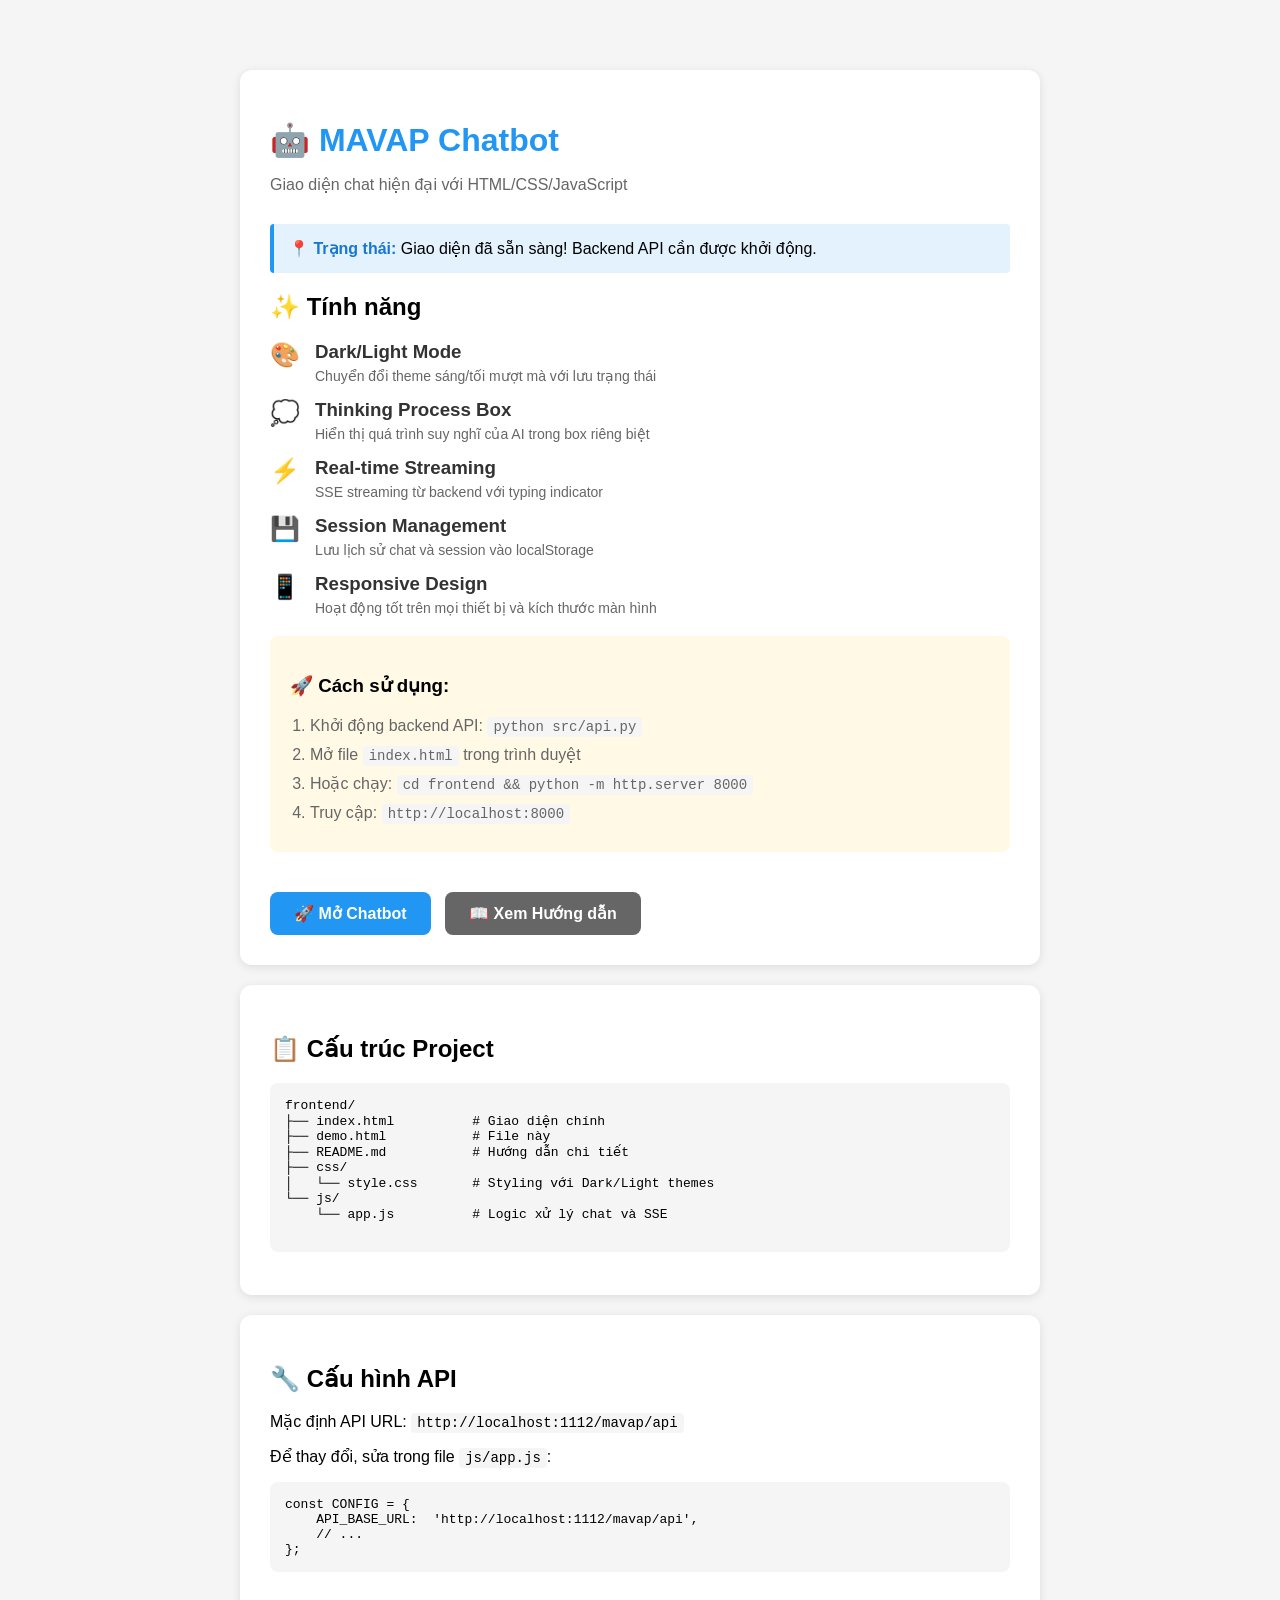
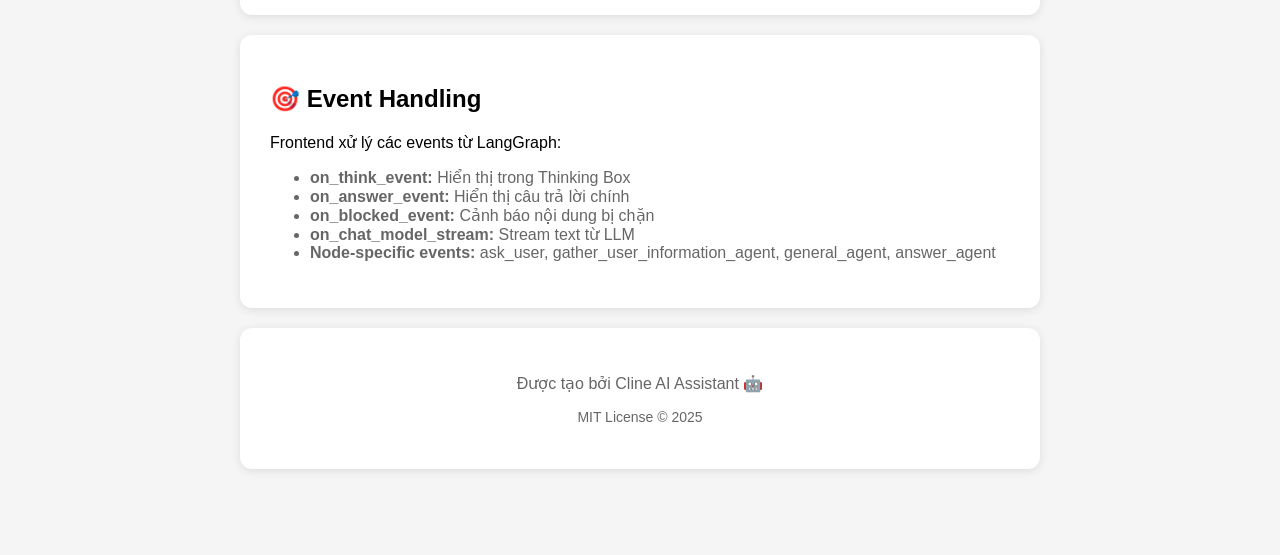
<file: frontend/demo.html>
<! DOCTYPE html>
<html lang="vi">
<head>
    <meta charset="UTF-8">
    <meta name="viewport" content="width=device-width, initial-scale=1.0">
    <title>MAVAP Chatbot Demo</title>
    <style>
        body {
            font-family: Arial, sans-serif;
            max-width: 800px;
            margin: 50px auto;
            padding: 20px;
            background:  #f5f5f5;
        }
        .card {
            background: white;
            border-radius: 12px;
            padding: 30px;
            box-shadow: 0 2px 10px rgba(0,0,0,0.1);
            margin-bottom: 20px;
        }
        h1 {
            color: #2196F3;
            margin-bottom: 10px;
        }
        .subtitle {
            color: #666;
            margin-bottom: 30px;
        }
        .feature {
            display: flex;
            align-items: start;
            margin-bottom: 15px;
        }
        .feature-icon {
            font-size: 24px;
            margin-right: 15px;
        }
        .feature-text h3 {
            margin: 0 0 5px 0;
            color:  #333;
        }
        .feature-text p {
            margin: 0;
            color:  #666;
            font-size: 14px;
        }
        .btn {
            display: inline-block;
            padding: 12px 24px;
            background: #2196F3;
            color:  white;
            text-decoration:  none;
            border-radius:  8px;
            font-weight: 600;
            transition: all 0.3s;
            margin-right: 10px;
            margin-top: 10px;
        }
        .btn:hover {
            background: #1976D2;
            transform: translateY(-2px);
            box-shadow: 0 4px 12px rgba(33, 150, 243, 0.3);
        }
        .btn-secondary {
            background: #666;
        }
        .btn-secondary:hover {
            background: #555;
        }
        .status {
            padding: 15px;
            background: #e3f2fd;
            border-left: 4px solid #2196F3;
            border-radius: 4px;
            margin:  20px 0;
        }
        .status strong {
            color: #1976D2;
        }
        code {
            background: #f5f5f5;
            padding: 2px 6px;
            border-radius:  4px;
            font-family:  'Courier New', monospace;
            font-size: 14px;
        }
        .steps {
            background: #fff9e6;
            padding: 20px;
            border-radius:  8px;
            margin:  20px 0;
        }
        .steps ol {
            margin:  10px 0;
            padding-left: 20px;
        }
        .steps li {
            margin: 10px 0;
            color: #666;
        }
    </style>
</head>
<body>
    <div class="card">
        <h1>🤖 MAVAP Chatbot</h1>
        <p class="subtitle">Giao diện chat hiện đại với HTML/CSS/JavaScript</p>

        <div class="status">
            <strong>📍 Trạng thái: </strong> Giao diện đã sẵn sàng!  Backend API cần được khởi động.
        </div>

        <h2>✨ Tính năng</h2>
        
        <div class="feature">
            <div class="feature-icon">🎨</div>
            <div class="feature-text">
                <h3>Dark/Light Mode</h3>
                <p>Chuyển đổi theme sáng/tối mượt mà với lưu trạng thái</p>
            </div>
        </div>

        <div class="feature">
            <div class="feature-icon">💭</div>
            <div class="feature-text">
                <h3>Thinking Process Box</h3>
                <p>Hiển thị quá trình suy nghĩ của AI trong box riêng biệt</p>
            </div>
        </div>

        <div class="feature">
            <div class="feature-icon">⚡</div>
            <div class="feature-text">
                <h3>Real-time Streaming</h3>
                <p>SSE streaming từ backend với typing indicator</p>
            </div>
        </div>

        <div class="feature">
            <div class="feature-icon">💾</div>
            <div class="feature-text">
                <h3>Session Management</h3>
                <p>Lưu lịch sử chat và session vào localStorage</p>
            </div>
        </div>

        <div class="feature">
            <div class="feature-icon">📱</div>
            <div class="feature-text">
                <h3>Responsive Design</h3>
                <p>Hoạt động tốt trên mọi thiết bị và kích thước màn hình</p>
            </div>
        </div>

        <div class="steps">
            <h3>🚀 Cách sử dụng: </h3>
            <ol>
                <li>Khởi động backend API:  <code>python src/api.py</code></li>
                <li>Mở file <code>index.html</code> trong trình duyệt</li>
                <li>Hoặc chạy: <code>cd frontend && python -m http.server 8000</code></li>
                <li>Truy cập: <code>http://localhost:8000</code></li>
            </ol>
        </div>

        <div style="margin-top: 30px;">
            <a href="index.html" class="btn">🚀 Mở Chatbot</a>
            <a href="README.md" class="btn btn-secondary">📖 Xem Hướng dẫn</a>
        </div>
    </div>

    <div class="card">
        <h2>📋 Cấu trúc Project</h2>
        <pre style="background: #f5f5f5; padding: 15px; border-radius: 8px; overflow-x: auto;">
frontend/
├── index.html          # Giao diện chính
├── demo.html           # File này
├── README.md           # Hướng dẫn chi tiết
├── css/
│   └── style.css       # Styling với Dark/Light themes
└── js/
    └── app.js          # Logic xử lý chat và SSE
        </pre>
    </div>

    <div class="card">
        <h2>🔧 Cấu hình API</h2>
        <p>Mặc định API URL: <code>http://localhost:1112/mavap/api</code></p>
        <p>Để thay đổi, sửa trong file <code>js/app.js</code>:</p>
        <pre style="background: #f5f5f5; padding: 15px; border-radius: 8px; overflow-x: auto;">
const CONFIG = {
    API_BASE_URL:  'http://localhost:1112/mavap/api',
    // ...
};</pre>
    </div>

    <div class="card">
        <h2>🎯 Event Handling</h2>
        <p>Frontend xử lý các events từ LangGraph:</p>
        <ul style="color: #666;">
            <li><strong>on_think_event:</strong> Hiển thị trong Thinking Box</li>
            <li><strong>on_answer_event: </strong> Hiển thị câu trả lời chính</li>
            <li><strong>on_blocked_event:</strong> Cảnh báo nội dung bị chặn</li>
            <li><strong>on_chat_model_stream:</strong> Stream text từ LLM</li>
            <li><strong>Node-specific events:</strong> ask_user, gather_user_information_agent, general_agent, answer_agent</li>
        </ul>
    </div>

    <div class="card" style="text-align: center; color: #666;">
        <p>Được tạo bởi Cline AI Assistant 🤖</p>
        <p style="font-size: 14px;">MIT License © 2025</p>
    </div>
</body>
</html>
</file>
